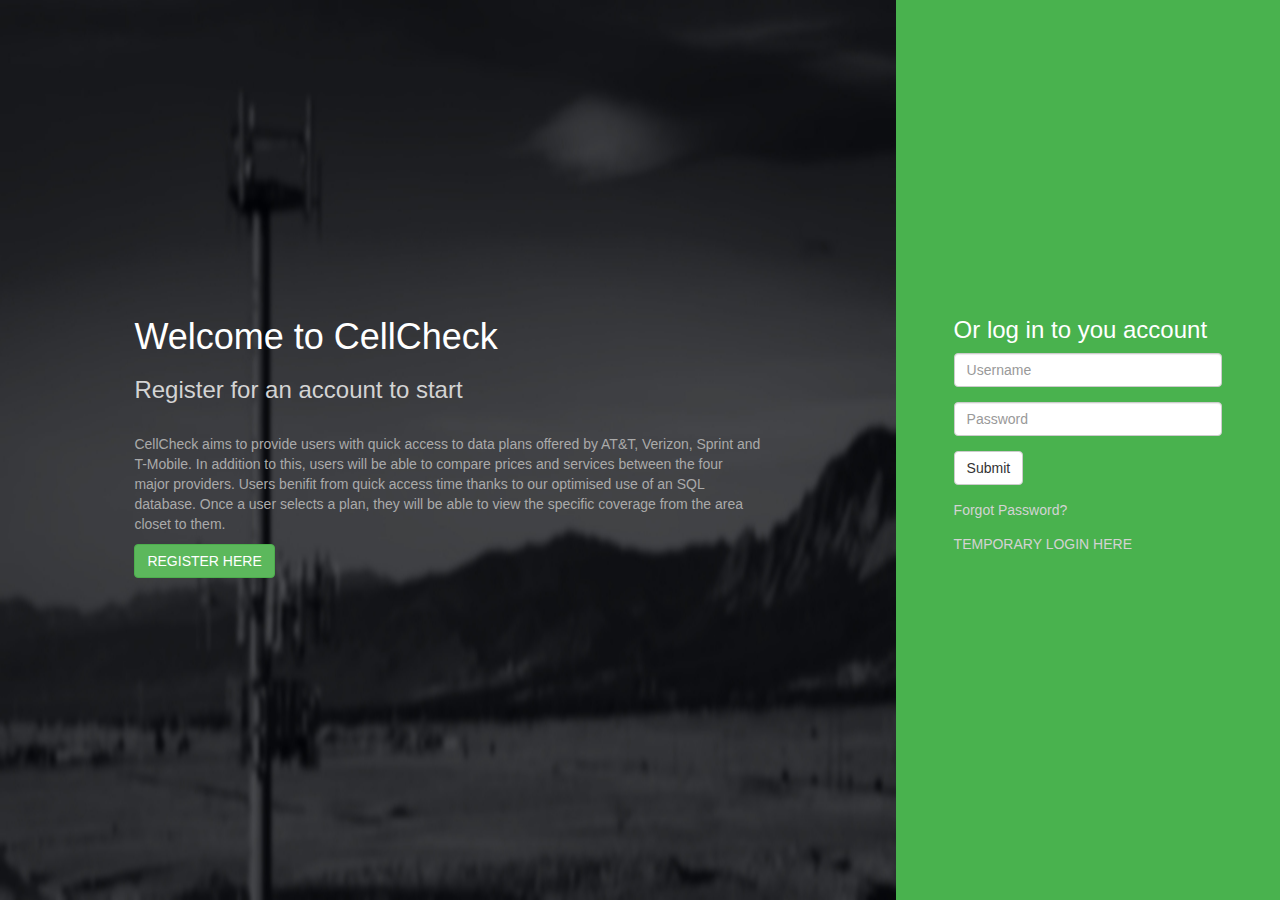
<file: index.html>
-<!DOCTYPE html PUBLIC "-//W3C//DTD XHTML 1.0 Transitional//EN" "http://www.w3.org/TR/xhtml1/DTD/xhtml1-transitional.dtd">
<html xmlns="http://www.w3.org/1999/xhtml">

<head>
	<!--<meta http-equiv="Content-Type" content="text/html; charset=UTF-8" />-->
	<!-- Material Design fonts -->
	<link rel="stylesheet" type="text/css" href="https://fonts.googleapis.com/css?family=Roboto:300,400,500,700">
	<link rel="stylesheet" type="text/css" href="https://fonts.googleapis.com/icon?family=Material+Icons">

	<!-- Bootstrap -->
	<link rel="stylesheet" type="text/css" href="https://maxcdn.bootstrapcdn.com/bootstrap/3.3.7/css/bootstrap.min.css">

	<!-- Bootstrap Material Design -->
	<link rel="stylesheet" type="text/css" href="https://ahanuschak.com/cis4301/css/bootstrap-material-design.css">
	<link rel="stylesheet" type="text/css" href="https://ahanuschak.com/cis4301/css/ripples.min.css">
	<title>CellCheck - Home</title>
	<style type="text/css">

	   * { margin: 0; padding: 0; }
	   p { margin-top: 5%;padding: 0px; }
	   .left { position: absolute; left: 0; top: 0; width: 70%; height: 100%; background-image:url("images/index.jpg"); background-size:100% 100%; vertical-align: middle;}
     .left-inner{width: 70%; margin: 0 auto;}
		 .center{position:absolute; top:33%; width: 70%}
	   .right { position: absolute; right: 0; top: 0; width: 30%; height: 100%; background: #49B24E}

	</style>
	<link rel="stylesheet" type="text/css" href="https://ahanuschak.com/cis4301/kekmon.css">
</head>

<body>
    <div class = "left">
      <div class = "left-inner">
		<div class = "center" style="border-radius:10px;">
	        <h1 style="color:white">Welcome to CellCheck</h1>
	        <h3 style="color:#d3d3d3">Register for an account to start</h3>
	        <p style="color:#aaa"; >CellCheck aims to provide users with quick
					access to data plans offered by AT&T, Verizon, Sprint and T-Mobile. In
					addition to this, users will be able to compare prices and services
				  between the four major providers. Users benifit from quick access time
				  thanks to our optimised use of an SQL database. Once a user selects a
				  plan, they will be able to view the specific coverage from the area
				  closet to them.</p>
					<a href="register.html" class="btn btn-raised btn-success">REGISTER HERE</a>
		</div>
      </div>
    </div>
    <div class = "right">
      	<div class = "left-inner">
			<div class = "center" style="float:left;">
	        	<h3 style="color: white">Or log in to you account</h3>
				<form action="login.php" method="post">
					<div class="form-group label-floating">
						<input style="color:white" type="text" class="form-control" placeholder="Username" name="username">
					</div>
					<div class="form-group label-floating">
<!--						<label class="control-label" for="focusedInput1">Password</label>	-->
						<input type="password" class="form-control" placeholder="Password" name="password">
					</div>
					<div class="form-group label-floating">
						<input type="submit"  class="btn btn-raised btn-default">
					</div>
					<p><a href="forgotPassword.html" style="color:#d3d3d3">Forgot Password?</a></p>
					<p><a href="providers.php" style="color:#d3d3d3">TEMPORARY LOGIN HERE</a></p>
				</form>
	  		</div>
    	</div>
  	</div>
</body>

</html>
</file>
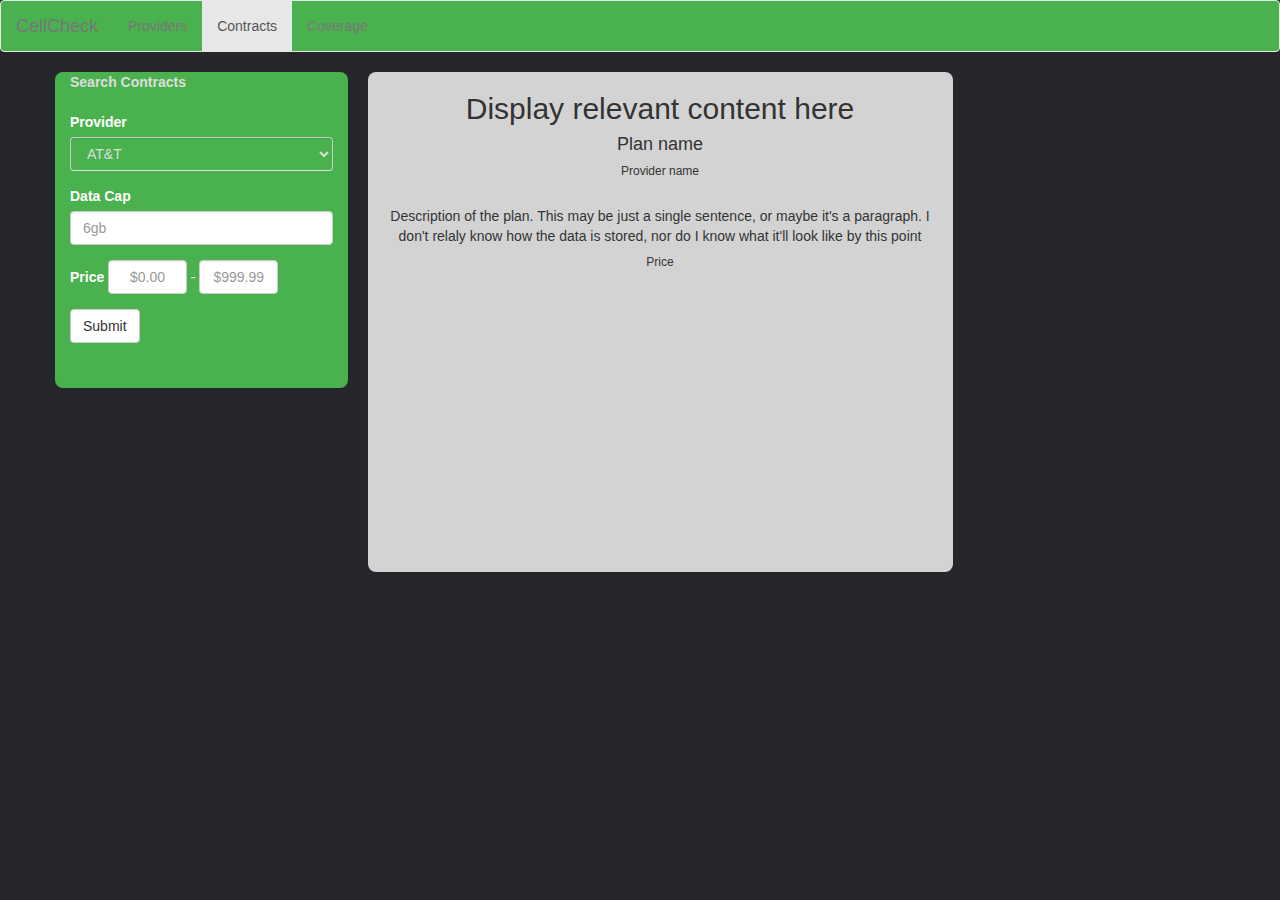
<file: contracts.html>
-<!DOCTYPE html PUBLIC "-//W3C//DTD XHTML 1.0 Transitional//EN" "http://www.w3.org/TR/xhtml1/DTD/xhtml1-transitional.dtd">
<html xmlns="http://www.w3.org/1999/xhtml">

<head>
	<!--<meta http-equiv="Content-Type" content="text/html; charset=UTF-8" />-->
	<!-- Material Design fonts -->
	<link rel="stylesheet" type="text/css" href="https://fonts.googleapis.com/css?family=Roboto:300,400,500,700">
	<link rel="stylesheet" type="text/css" href="https://fonts.googleapis.com/icon?family=Material+Icons">

	<!-- Bootstrap -->
	<link rel="stylesheet" type="text/css" href="https://maxcdn.bootstrapcdn.com/bootstrap/3.3.7/css/bootstrap.min.css">
  	<script src="https://ajax.googleapis.com/ajax/libs/jquery/3.2.0/jquery.min.js"></script>
  	<script src="https://maxcdn.bootstrapcdn.com/bootstrap/3.3.7/js/bootstrap.min.js"></script>
	<!-- Bootstrap Material Design -->
	<link rel="stylesheet" type="text/css" href="https://www.cise.ufl.edu/~abh/css/bootstrap-material-design.css">
	<link rel="stylesheet" type="text/css" href="https://www.cise.ufl.edu/~abh/css/ripples.min.css">
	<meta name="viewport" content="width=device-width, initial-scale=1">
	<title>CellCheck - Providers</title>
	<style type="text/css">

	   * { margin: 0; padding: 0; }
	   p { margin-top: 5%;padding: 0px; }
		 .cproviders{position: absolute; left: 0; top: 0; width: 100%; height: 100%; background: #49B24E;}
	</style>
	<link rel="stylesheet" type="text/css" href="https://www.cise.ufl.edu/~abh/kekmon.css">
</head>

<body style = "background:#26272B;">

	<nav class="navbar navbar-default"style="margin-top:-20px;background:#49B24E;">
		<div class="container-fluid">
			<div class="navbar-header">
				<a class="navbar-brand" href="https://www.cise.ufl.edu/~abh/index.html">CellCheck</a>
			</div>
			<ul class="nav navbar-nav">
				<li><a href="https://www.cise.ufl.edu/~abh/providers.html">Providers</a></li>
				<li class="active"><a href="https://www.cise.ufl.edu/~abh/contracts.html">Contracts</a></li>
				<li><a href="https://www.cise.ufl.edu/~abh/coverage.html">Coverage</a></li>
			</ul>
		</div>
	</nav>

<div class="container" >
<div class="row">
	<div class="col-md-3" style="background:#49B24E; color:white;border-radius:8px;" id="wew">

		<form action="contracts.php" method="post">
			<div class="form-group">
			    <label for="sel1" style="color:#ddd;">Search Contracts<br></label>
					<div style=margin-bottom:-5px;>
					</div>

						<label class="control-label" for="focusedInput1"><br>Provider</label>
			    <select class="form-control" id="sel1" style="color:#ddd;background:#49B24E; border-bottom:1px solid #ddd;">
			      <option>AT&T</option>
			      <option>Sprint</option>
			      <option>T-Mobile</option>
			      <option>Verizon</option>
			    </select>
    		</div>
			<div class="form-group label-floating" style=";">
					<label class="control-label" for="focusedInput1">Data Cap</label>
					<input class="form-control" id="focusedInput1" type="text"placeholder="6gb">
			</div>


			<div class="form-group label-floating">
						<label class="control-label" for="focusedInput1">Price</label>
				<input type="text" class="form-control" id="Low Price" placeholder="$0.00"style="width:30%;display:inline;text-align:center;">
				 -
				<input type="text" class="form-control" id="High Price" placeholder="$999.99"style="width:30%;display:inline;text-align:center;">
			</div>

			<div class="form-group label-floating">
				<input type="submit"  class="btn btn-raised btn-default">
			</div>
			<p><br></p>

		</form>
	</div>

	<div class="col-md-6" style="text-align:center;background: rgba(255, 255, 255, 0.8);border-radius:8px;height:500px;margin-left:20px;" id="contractWrapper">
		<h2>Display relevant content here</h2>
		<h4>Plan name</h4>
		<h6>Provider name</h6>
		<p>Description of the plan. This may be just a single sentence, or maybe it's a paragraph. I don't relaly know how the data is stored, nor do I know what it'll look like by this point</p>
		<h6>Price</h6>

	</div>

	<div class="col-md-9">
	</div>
</div>
</div>
</body>

</html>
</file>
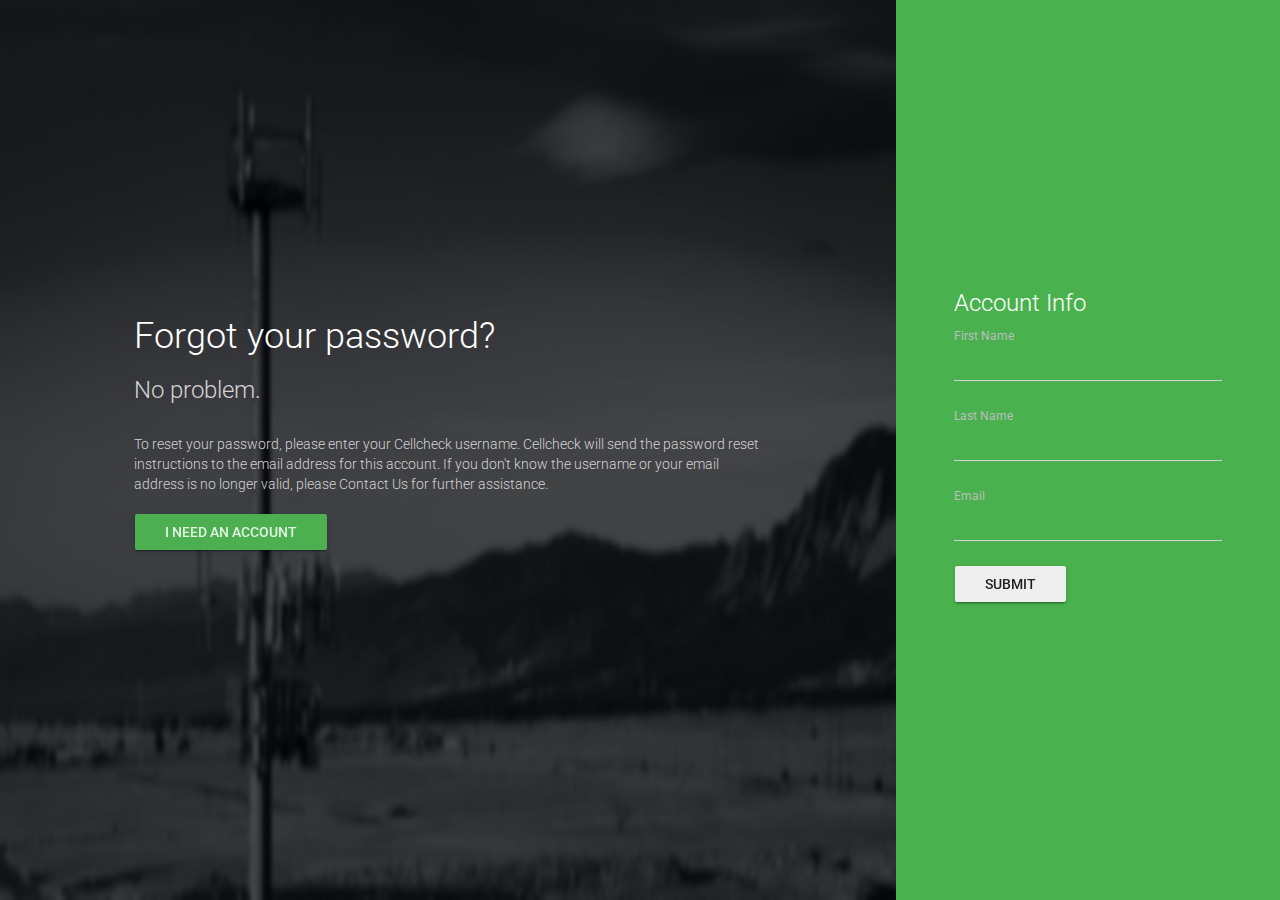
<file: forgotPassword.html>
<!DOCTYPE html PUBLIC "-//W3C//DTD XHTML 1.0 Transitional//EN" "https://www.w3.org/TR/xhtml1/DTD/xhtml1-transitional.dtd">
<html xmlns="https://www.w3.org/1999/xhtml">

<head>
	<!--<meta http-equiv="Content-Type" content="text/html; charset=UTF-8" />-->
	<!-- Material Design fonts -->
	<link rel="stylesheet" type="text/css" href="https://fonts.googleapis.com/css?family=Roboto:300,400,500,700">
	<link rel="stylesheet" type="text/css" href="https://fonts.googleapis.com/icon?family=Material+Icons">

	<!-- Bootstrap -->
	<link rel="stylesheet" type="text/css" href="https://maxcdn.bootstrapcdn.com/bootstrap/3.3.7/css/bootstrap.min.css">

	<!-- Bootstrap Material Design -->
	<link rel="stylesheet" type="text/css" href="css/bootstrap-material-design.css">
	<link rel="stylesheet" type="text/css" href="css/ripples.min.css">
	<title>CellCheck - Forgot Password</title>

	<style type="text/css">

	   * { margin: 0; padding: 0; }
	   p { margin-top: 5%;padding: 0px; }
	   .left { position: absolute; left: 0; top: 0; width: 70%; height: 100%; background-image:url("images/index.jpg"); background-size:100% 100%; vertical-align: middle;}
     .left-inner{width: 70%; margin: 0 auto;}
		 .center{position:absolute; top:33%; width: 70%}
	   .right { position: absolute; right: 0; top: 0; width: 30%; height: 100%; background: #49B24E}
     .center2{position:absolute; top:30%; width: 70%}

	</style>
</head>

<body>
    <div class = "left">
      <div class = "left-inner">
				<div class = "center">
	        <h1 style="color:white">Forgot your password?</h1>
	        <h3 style="color:#d3d3d3">No problem.</h3>
	        <p style="color:#d3d3d3"; >To reset your password, please enter your Cellcheck username. Cellcheck will send the password reset instructions to the email address for this account. If you don't know the username or your email address is no longer valid, please Contact Us for further assistance.</p>
					<a href="register.html" class="btn btn-raised btn-success">I need an account</a>
				</div>
      </div>
    </div>
    <div class = "right">
      <div class = "left-inner">
				<div class = "center2">
	        <h3 style="color:	white">Account Info</h3>
					<form action="forgotPassword.php" method="post">
						<div class="form-group label-floating">
							<label class="control-label" for="fname">First Name</label>
							<input class="form-control" name="fname" type="text">
						</div>
						<div class="form-group label-floating">
							<label class="control-label" for="lname">Last Name</label>
							<input class="form-control" name="lname" type="text">
						</div>
	          <div class="form-group label-floating">
							<label class="control-label" for="email">Email</label>
							<input class="form-control" name="email" type="text">
						</div>
						<input type="submit" class="btn btn-raised btn-default">
					</form>
				</div>
      </div>
    </div?
</body>

</html>
</file>
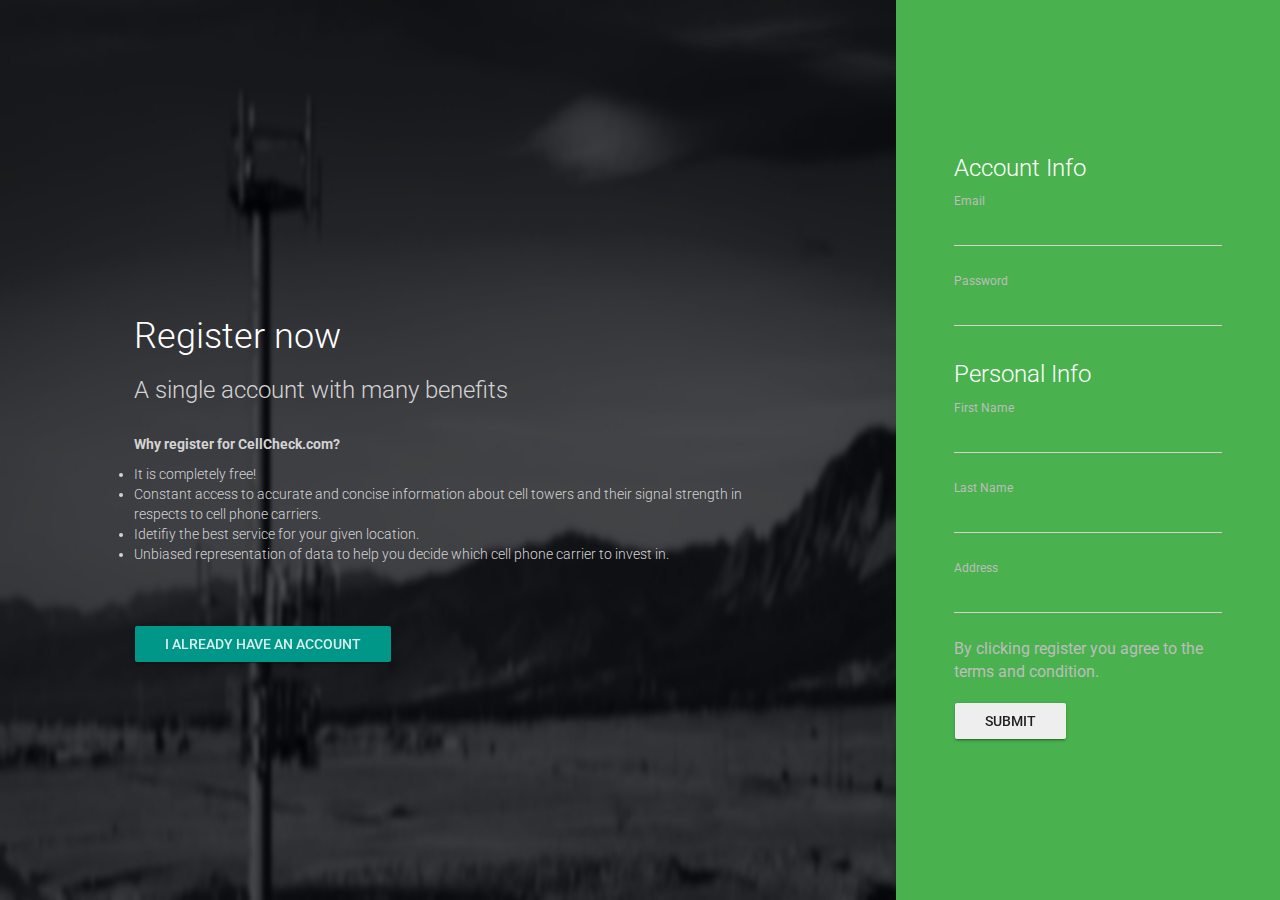
<file: register.html>
<!DOCTYPE html PUBLIC "-//W3C//DTD XHTML 1.0 Transitional//EN" "http://www.w3.org/TR/xhtml1/DTD/xhtml1-transitional.dtd">
<html xmlns="http://www.w3.org/1999/xhtml">

<head>
	<!--<meta http-equiv="Content-Type" content="text/html; charset=UTF-8" />-->
	<!-- Material Design fonts -->
	<link rel="stylesheet" type="text/css" href="http://fonts.googleapis.com/css?family=Roboto:300,400,500,700">
	<link rel="stylesheet" type="text/css" href="http://fonts.googleapis.com/icon?family=Material+Icons">

	<!-- Bootstrap -->
	<link rel="stylesheet" type="text/css" href="http://maxcdn.bootstrapcdn.com/bootstrap/3.3.7/css/bootstrap.min.css">

	<!-- Bootstrap Material Design -->
	<link rel="stylesheet" type="text/css" href="css/bootstrap-material-design.css">
	<link rel="stylesheet" type="text/css" href="css/ripples.min.css">
	<title>CellCheck - Register</title>

	<style type="text/css">

	   * { margin: 0; padding: 0; }
	   p { margin-top: 5%;padding: 0px; }
	   .left { position: absolute; left: 0; top: 0; width: 70%; height: 100%; background-image:url("images/index.jpg"); background-size:100% 100%; vertical-align: middle;}
     .left-inner{width: 70%; margin: 0 auto;}
		 .center{position:absolute; top:33%; width: 70%}
	   .right { position: absolute; right: 0; top: 0; width: 30%; height: 100%; background: #49B24E}
     .center2{position:absolute; top:15%; width: 70%}

	</style>
</head>

<body>
    <div class = "left">
      <div class = "left-inner">
				<div class = "center">
	        <h1 style="color:white">Register now</h1>
	        <h3 style="color:#d3d3d3">A single account with many benefits</h3>
					<p style="color:#d3d3d3" ;=""><b>Why register for CellCheck.com?</b>
   				<ul style="color:#d3d3d3">
						<li>It is completely free!</li>
						<li>Constant access to accurate and concise information about cell towers and their signal strength in respects to cell phone carriers.</li>
						<li>Idetifiy the best service for your given location. </li>
						<li>Unbiased representation of data to help  you decide which cell phone carrier to invest in.   </li>
					</ul></p><br>


					<a href="index.html" class="btn btn-raised btn-primary">I already have an account</a>
				</div>
      </div>
    </div>
    <div class = "right">
      <div class = "left-inner">
				<div class = "center2">
	        <h3 style="color:	white">Account Info</h3>
						<form action="createAccount.php" method="post">
							<div class="form-group label-floating">
								<label class="control-label" for="username">Email</label>
								<input class="form-control" name="username" type="text">
							</div>
							<div class="form-group label-floating">
								<label class="control-label" for="password">Password</label>
								<input class="form-control" name="password" type="password">
							</div>
		          <h3 style="color:	white">Personal Info</h3>
							<div class="form-group label-floating">
								<label class="control-label" for="fname">First Name</label>
								<input class="form-control" name="fname" type="text">
							</div>
		          <div class="form-group label-floating">
								<label class="control-label" for="lname">Last Name</label>
								<input class="form-control" name="lname" type="text">
							</div>
		          <div class="form-group label-floating">
								<label class="control-label" for="address">Address</label>
								<input class="form-control" name="address" type="text">
							</div>
		          <div class="checkbox">
		            <label>
		              <input type="checkbox"> By clicking register you agree to the terms and condition.
		            </label>
		          </div>
							<input type="submit" class="btn btn-raised btn-default">
					</form>
				</div>
      </div>
    </div?
</body>

</html>
</file>
<file: css/ripples.min.css>
.withripple{position:relative}.ripple-container{position:absolute;top:0;left:0;z-index:1;width:100%;height:100%;overflow:hidden;border-radius:inherit;pointer-events:none}.ripple{position:absolute;width:20px;height:20px;margin-left:-10px;margin-top:-10px;border-radius:100%;background-color:#000;background-color:rgba(0,0,0,.05);-webkit-transform:scale(1);-ms-transform:scale(1);-o-transform:scale(1);transform:scale(1);-webkit-transform-origin:50%;-ms-transform-origin:50%;-o-transform-origin:50%;transform-origin:50%;opacity:0;pointer-events:none}.ripple.ripple-on{-webkit-transition:opacity .15s ease-in 0s,-webkit-transform .5s cubic-bezier(.4,0,.2,1) .1s;-o-transition:opacity .15s ease-in 0s,-o-transform .5s cubic-bezier(.4,0,.2,1) .1s;transition:opacity .15s ease-in 0s,transform .5s cubic-bezier(.4,0,.2,1) .1s;opacity:.1}.ripple.ripple-out{-webkit-transition:opacity .1s linear 0s!important;-o-transition:opacity .1s linear 0s!important;transition:opacity .1s linear 0s!important;opacity:0}
/*# sourceMappingURL=ripples.min.css.map */
</file>
